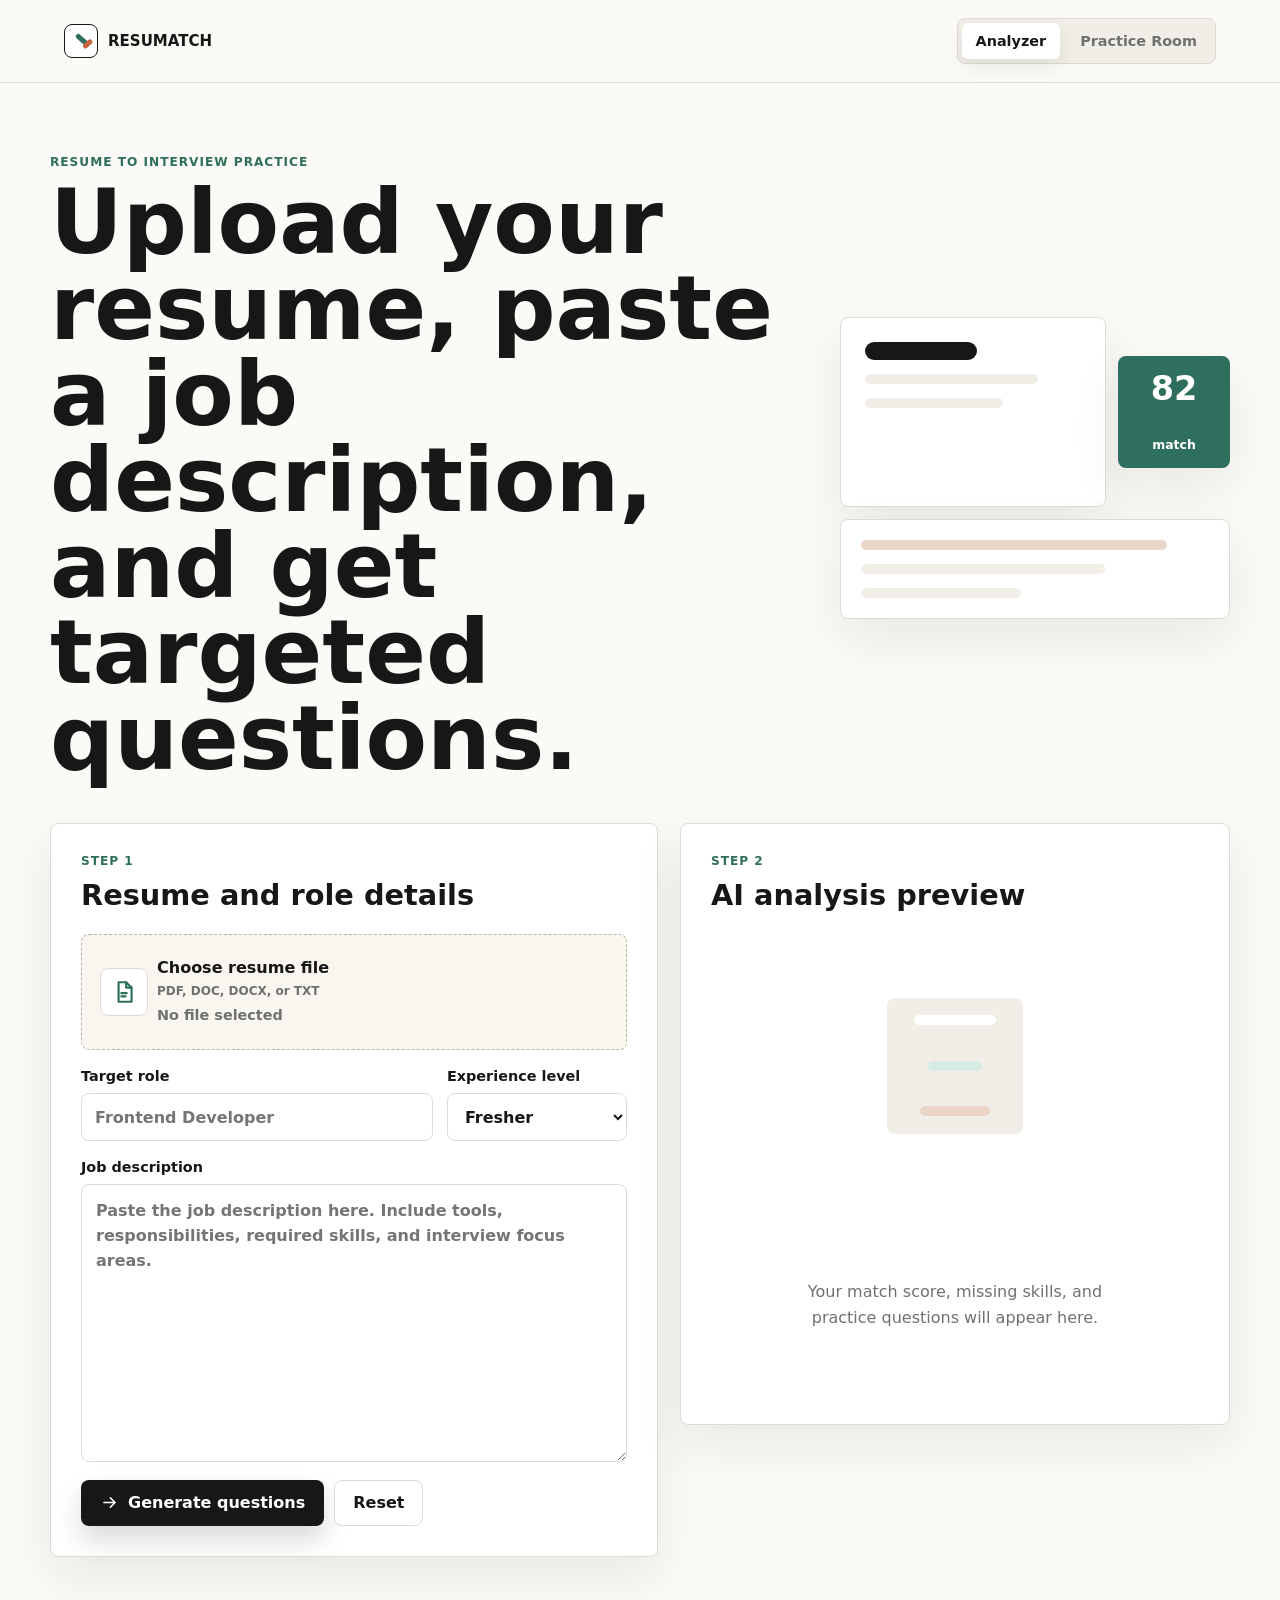
<file: index.html>
<!DOCTYPE html>
<html lang="en">

<head>
  <meta charset="UTF-8">
  <meta name="viewport" content="width=device-width, initial-scale=1.0">
  <title>RESUMATCH | Resume Interview Prep</title>
  <link rel="stylesheet" href="styles.css">
</head>

<body data-page="home">
  <header class="topbar">
    <a class="brand" href="index.html" aria-label="RESUMATCH home">
      <span class="brand-mark" aria-hidden="true">
        <span></span>
        <span></span>
      </span>
      <span>RESUMATCH</span>
    </a>

    <nav class="nav-links" aria-label="Main navigation">
      <a href="index.html" aria-current="page">Analyzer</a>
      <a href="practice.html">Practice Room</a>
    </nav>
  </header>

  <main class="app-shell">
    <section class="intro-strip" aria-labelledby="app-title">
      <div>
        <p class="eyebrow">Resume to interview practice</p>
        <h1 id="app-title">Upload your resume, paste a job description, and get targeted questions.</h1>
      </div>
      <div class="process-visual" aria-hidden="true">
        <div class="visual-doc">
          <span></span>
          <span></span>
          <span></span>
        </div>
        <div class="visual-match">
          <strong>82</strong>
          <span>match</span>
        </div>
        <div class="visual-questions">
          <span></span>
          <span></span>
          <span></span>
        </div>
      </div>
    </section>

    <section class="workspace" aria-label="RESUMATCH analyzer">
      <form class="input-panel" id="analyzerForm">
        <div class="section-heading">
          <p class="eyebrow">Step 1</p>
          <h2>Resume and role details</h2>
        </div>

        <label class="file-drop" id="dropZone">
          <input id="resumeFile" type="file" accept=".pdf,.doc,.docx,.txt">
          <span class="file-icon" aria-hidden="true">
            <svg viewBox="0 0 24 24" focusable="false">
              <path d="M7 3h7l5 5v13H7z"></path>
              <path d="M14 3v5h5"></path>
              <path d="M9.5 13h5M9.5 16h4"></path>
            </svg>
          </span>
          <span>
            <strong id="fileLabel">Choose resume file</strong>
            <small>PDF, DOC, DOCX, or TXT</small>
            <span class="upload-status" id="uploadStatus">No file selected</span>
            <progress class="upload-progress hidden" id="uploadProgress" max="100" value="0">0%</progress>
          </span>
        </label>

        <div class="field-grid">
          <label>
            <span>Target role</span>
            <input id="targetRole" type="text" placeholder="Frontend Developer">
          </label>

          <label>
            <span>Experience level</span>
            <select id="experienceLevel">
              <option>Fresher</option>
              <option>Junior</option>
              <option>Mid-level</option>
              <option>Senior</option>
            </select>
          </label>
        </div>

        <label>
          <span>Job description</span>
          <textarea id="jobDescription" rows="10"
            placeholder="Paste the job description here. Include tools, responsibilities, required skills, and interview focus areas."></textarea>
        </label>

        <div class="button-row">
          <button class="btn primary" type="submit">
            <svg viewBox="0 0 24 24" aria-hidden="true" focusable="false">
              <path d="M5 12h14M13 6l6 6-6 6"></path>
            </svg>
            Generate questions
          </button>
          <button class="btn ghost" id="resetBtn" type="button">Reset</button>
        </div>
      </form>

      <aside class="results-panel" aria-live="polite">
        <div class="section-heading">
          <p class="eyebrow">Step 2</p>
          <h2>AI analysis preview</h2>
        </div>

        <div class="empty-state" id="emptyState">
          <div class="empty-graphic" aria-hidden="true">
            <span></span>
            <span></span>
            <span></span>
          </div>
          <p>Your match score, missing skills, and practice questions will appear here.</p>
        </div>

        <div class="analysis-card hidden" id="analysisCard">
          <div class="score-row">
            <div class="score-ring" id="scoreRing">
              <span id="scoreValue">0%</span>
            </div>
            <div>
              <p class="eyebrow">Estimated fit</p>
              <h3 id="fitTitle">Ready to review</h3>
              <p id="fitSummary">RESUMATCH is preparing your interview plan.</p>
            </div>
          </div>

          <div class="mini-section">
            <h3>Detected focus areas</h3>
            <div class="chip-list" id="skillChips"></div>
          </div>

          <div class="mini-section">
            <h3>Practice questions</h3>
            <ol class="question-list" id="questionPreview"></ol>
          </div>

          <a class="btn secondary full-width" href="practice.html">
            <svg viewBox="0 0 24 24" aria-hidden="true" focusable="false">
              <path d="M8 5v14l11-7z"></path>
            </svg>
            Open practice room
          </a>
        </div>
      </aside>
    </section>
  </main>

  <div class="toast" id="toast" role="status" aria-live="polite"></div>

  <script src="app.js"></script>
  <script>
  window.watsonAssistantChatOptions = {
    integrationID: "ecd74fbe-e97d-4762-a2fc-ed54a4017837", // The ID of this integration.
    region: "au-syd", // The region your integration is hosted in.
    serviceInstanceID: "1b7c3b6d-06b8-4756-804f-31b10918d720", // The ID of your service instance.
    onLoad: async (instance) => { await instance.render(); }
  };
  setTimeout(function(){
    const t=document.createElement('script');
    t.src="https://web-chat.global.assistant.watson.appdomain.cloud/versions/" + (window.watsonAssistantChatOptions.clientVersion || 'latest') + "/WatsonAssistantChatEntry.js";
    document.head.appendChild(t);
  });
</script>
</body>

</html>
</file>
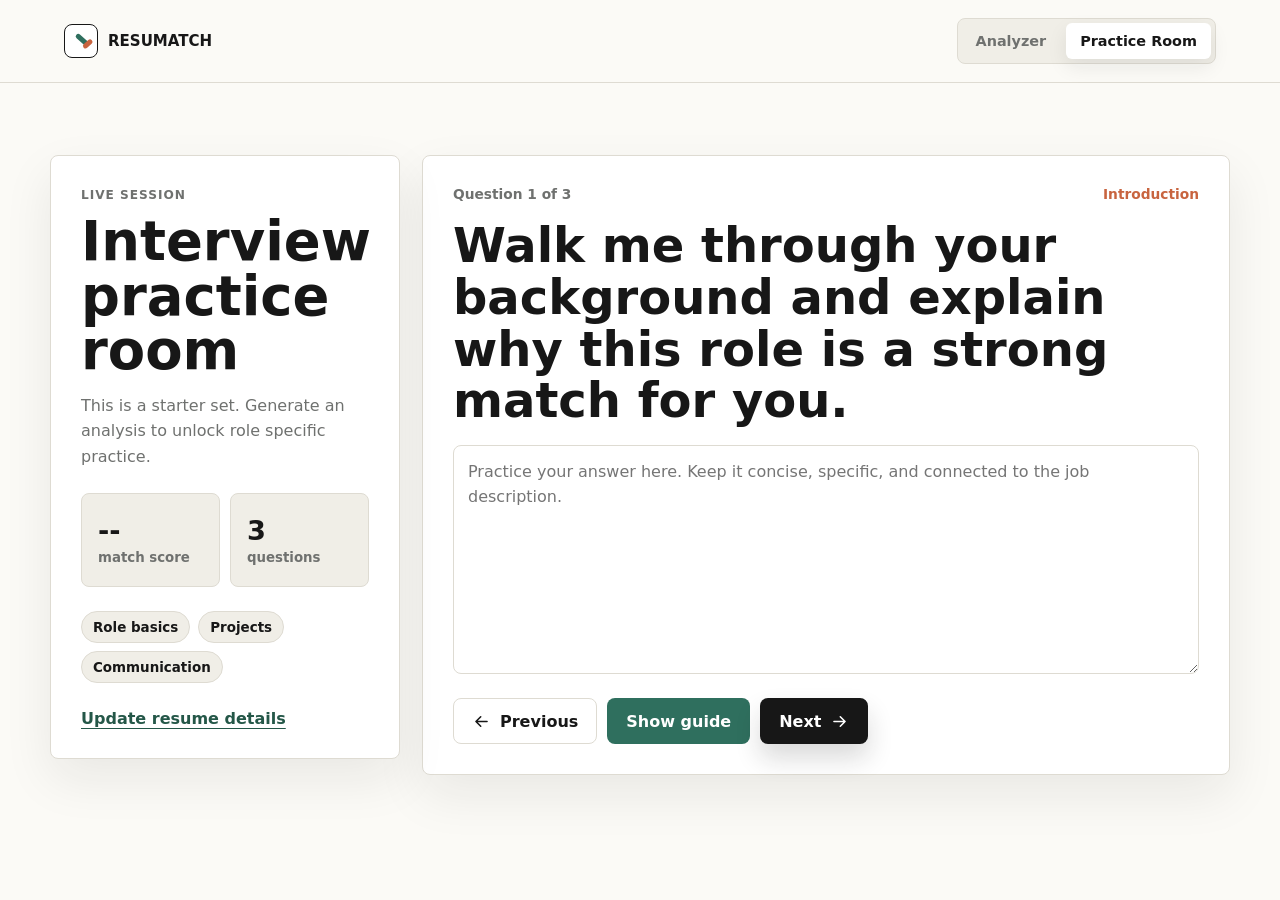
<file: practice.html>
<!DOCTYPE html>
<html lang="en">
<head>
  <meta charset="UTF-8">
  <meta name="viewport" content="width=device-width, initial-scale=1.0">
  <title>Practice Room | RESUMATCH</title>
  <link rel="stylesheet" href="styles.css">
</head>
<body data-page="practice">
  <header class="topbar">
    <a class="brand" href="index.html" aria-label="RESUMATCH home">
      <span class="brand-mark" aria-hidden="true">
        <span></span>
        <span></span>
      </span>
      <span>RESUMATCH</span>
    </a>

    <nav class="nav-links" aria-label="Main navigation">
      <a href="index.html">Analyzer</a>
      <a href="practice.html" aria-current="page">Practice Room</a>
    </nav>
  </header>

  <main class="practice-shell">
    <section class="practice-summary" aria-label="Current practice session">
      <p class="eyebrow">Live session</p>
      <h1>Interview practice room</h1>
      <p id="sessionIntro">Generate an analysis on the analyzer page to load role specific questions.</p>

      <div class="session-stats">
        <div>
          <span id="statScore">--</span>
          <small>match score</small>
        </div>
        <div>
          <span id="statCount">0</span>
          <small>questions</small>
        </div>
      </div>

      <div class="topic-stack" id="topicStack"></div>
      <a class="text-link" href="index.html">Update resume details</a>
    </section>

    <section class="question-stage" aria-label="Practice question">
      <div class="stage-topline">
        <span id="questionCounter">Question 1 of 1</span>
        <span id="questionCategory">General</span>
      </div>

      <article class="question-card">
        <h2 id="questionText">Tell me about yourself and the role you are targeting.</h2>
        <textarea id="answerBox" rows="8" placeholder="Practice your answer here. Keep it concise, specific, and connected to the job description."></textarea>

        <div class="tip-box hidden" id="tipBox">
          <strong>Answer guide</strong>
          <p id="tipText"></p>
        </div>
      </article>

      <div class="practice-controls">
        <button class="btn ghost" id="prevQuestion" type="button">
          <svg viewBox="0 0 24 24" aria-hidden="true" focusable="false">
            <path d="M19 12H5M11 6l-6 6 6 6"></path>
          </svg>
          Previous
        </button>
        <button class="btn secondary" id="toggleTip" type="button">Show guide</button>
        <button class="btn primary" id="nextQuestion" type="button">
          Next
          <svg viewBox="0 0 24 24" aria-hidden="true" focusable="false">
            <path d="M5 12h14M13 6l6 6-6 6"></path>
          </svg>
        </button>
      </div>
    </section>
  </main>


  <script src="app.js"></script>
  <script>
  window.watsonAssistantChatOptions = {
    integrationID: "ecd74fbe-e97d-4762-a2fc-ed54a4017837", // The ID of this integration.
    region: "au-syd", // The region your integration is hosted in.
    serviceInstanceID: "1b7c3b6d-06b8-4756-804f-31b10918d720", // The ID of your service instance.
    onLoad: async (instance) => { await instance.render(); }
  };
  setTimeout(function(){
    const t=document.createElement('script');
    t.src="https://web-chat.global.assistant.watson.appdomain.cloud/versions/" + (window.watsonAssistantChatOptions.clientVersion || 'latest') + "/WatsonAssistantChatEntry.js";
    document.head.appendChild(t);
  });
</script>
</body>
</html>
</file>
<file: styles.css>
:root {
  --ink: #171717;
  --muted: #6f716f;
  --line: #dedbd2;
  --paper: #fbfaf6;
  --surface: #ffffff;
  --accent: #2f6f5e;
  --accent-dark: #245748;
  --warm: #c8643f;
  --soft: #f0eee7;
  --shadow: 0 20px 50px rgba(23, 23, 23, 0.08);
}

* {
  box-sizing: border-box;
}

html {
  min-height: 100%;
}

body {
  min-height: 100%;
  margin: 0;
  color: var(--ink);
  background: var(--paper);
  font-family: Inter, ui-sans-serif, system-ui, -apple-system, BlinkMacSystemFont, "Segoe UI", Arial, sans-serif;
}

button,
input,
select,
textarea {
  font: inherit;
}

button,
a {
  -webkit-tap-highlight-color: transparent;
}

a {
  color: inherit;
  text-decoration: none;
}

.topbar {
  position: sticky;
  top: 0;
  z-index: 10;
  display: flex;
  align-items: center;
  justify-content: space-between;
  gap: 24px;
  padding: 18px clamp(18px, 5vw, 64px);
  background: rgba(251, 250, 246, 0.92);
  border-bottom: 1px solid var(--line);
  backdrop-filter: blur(18px);
}

.brand {
  display: inline-flex;
  align-items: center;
  gap: 10px;
  font-size: 0.94rem;
  font-weight: 800;
  letter-spacing: 0;
}

.brand-mark {
  position: relative;
  width: 34px;
  height: 34px;
  display: inline-grid;
  place-items: center;
  border: 1px solid var(--ink);
  border-radius: 8px;
  background: var(--surface);
}

.brand-mark span {
  position: absolute;
  width: 16px;
  height: 5px;
  border-radius: 999px;
  background: var(--accent);
}

.brand-mark span:first-child {
  transform: rotate(42deg) translateY(-2px);
}

.brand-mark span:last-child {
  width: 11px;
  background: var(--warm);
  transform: rotate(-42deg) translate(3px, 6px);
}

.nav-links {
  display: flex;
  align-items: center;
  gap: 6px;
  padding: 4px;
  background: var(--soft);
  border: 1px solid var(--line);
  border-radius: 8px;
}

.nav-links a {
  min-height: 36px;
  display: inline-flex;
  align-items: center;
  justify-content: center;
  padding: 0 14px;
  color: var(--muted);
  border-radius: 6px;
  font-size: 0.9rem;
  font-weight: 700;
  white-space: nowrap;
}

.nav-links a[aria-current="page"] {
  color: var(--ink);
  background: var(--surface);
  box-shadow: 0 8px 20px rgba(23, 23, 23, 0.08);
}

.app-shell,
.practice-shell {
  width: min(1180px, calc(100% - 36px));
  margin: 0 auto;
}

.intro-strip {
  display: grid;
  grid-template-columns: minmax(0, 1fr) minmax(260px, 390px);
  gap: clamp(24px, 5vw, 56px);
  align-items: center;
  min-height: 280px;
  padding: clamp(30px, 6vw, 72px) 0 clamp(22px, 5vw, 42px);
}

.eyebrow {
  margin: 0 0 10px;
  color: var(--accent);
  font-size: 0.76rem;
  font-weight: 800;
  letter-spacing: 0.08em;
  text-transform: uppercase;
}

h1,
h2,
h3,
p {
  margin-top: 0;
}

h1 {
  max-width: 760px;
  margin-bottom: 0;
  font-size: clamp(2.2rem, 7vw, 5.6rem);
  line-height: 0.96;
  letter-spacing: 0;
}

h2 {
  margin-bottom: 0;
  font-size: clamp(1.25rem, 3vw, 1.8rem);
  letter-spacing: 0;
}

h3 {
  margin-bottom: 8px;
  font-size: 1rem;
  letter-spacing: 0;
}

.process-visual {
  display: grid;
  grid-template-columns: 1fr auto;
  grid-template-rows: auto auto;
  gap: 12px;
  align-items: center;
}

.visual-doc,
.visual-questions,
.visual-match {
  border: 1px solid var(--line);
  border-radius: 8px;
  background: var(--surface);
  box-shadow: var(--shadow);
}

.visual-doc {
  min-height: 190px;
  padding: 24px;
}

.visual-doc span,
.visual-questions span {
  display: block;
  height: 10px;
  margin-bottom: 14px;
  border-radius: 999px;
  background: var(--soft);
}

.visual-doc span:first-child {
  width: 52%;
  height: 18px;
  background: var(--ink);
}

.visual-doc span:nth-child(2) {
  width: 80%;
}

.visual-doc span:nth-child(3) {
  width: 64%;
}

.visual-match {
  width: 112px;
  height: 112px;
  display: grid;
  place-items: center;
  text-align: center;
  border-color: rgba(47, 111, 94, 0.32);
  background: var(--accent);
  color: #ffffff;
}

.visual-match strong {
  display: block;
  font-size: 2.1rem;
  line-height: 1;
}

.visual-match span {
  display: block;
  margin-top: 3px;
  font-size: 0.78rem;
  font-weight: 700;
}

.visual-questions {
  grid-column: 1 / -1;
  min-height: 86px;
  padding: 20px;
}

.visual-questions span:first-child {
  width: 88%;
  background: #ead5cb;
}

.visual-questions span:nth-child(2) {
  width: 70%;
}

.visual-questions span:nth-child(3) {
  width: 46%;
  margin-bottom: 0;
}

.workspace {
  display: grid;
  grid-template-columns: minmax(0, 1.05fr) minmax(330px, 0.95fr);
  gap: 22px;
  align-items: start;
  padding-bottom: 70px;
}

.assistant-preview {
  display: grid;
  grid-template-columns: minmax(260px, 320px) minmax(0, 1fr);
  gap: 22px;
  align-items: start;
  margin: 0 0 70px;
}

.assistant-preview-standalone {
  width: min(1180px, calc(100% - 36px));
  margin: 0 auto 70px;
}

.assistant-preview-copy,
.assistant-preview-shell {
  border: 1px solid var(--line);
  border-radius: 8px;
  background: var(--surface);
  box-shadow: var(--shadow);
}

.assistant-preview-copy {
  padding: clamp(20px, 3vw, 30px);
}

.assistant-preview-copy p:last-child {
  margin-bottom: 0;
  color: var(--muted);
  line-height: 1.6;
}

.assistant-preview-shell {
  padding: 18px;
  background:
    linear-gradient(180deg, rgba(47, 111, 94, 0.06), rgba(47, 111, 94, 0) 140px),
    var(--surface);
}

.assistant-preview-status {
  margin-bottom: 12px;
  color: var(--muted);
  font-size: 0.88rem;
  font-weight: 700;
}

.assistant-preview-status[data-state="ready"] {
  color: var(--accent-dark);
}

.assistant-preview-status[data-state="error"] {
  color: #9a3d25;
}

.assistant-preview-root {
  min-height: 620px;
  border: 1px solid var(--line);
  border-radius: 8px;
  background: #f8f6ef;
  position: relative;
  overflow: hidden;
}

.input-panel,
.results-panel,
.practice-summary,
.question-stage {
  border: 1px solid var(--line);
  border-radius: 8px;
  background: var(--surface);
  box-shadow: var(--shadow);
}

.input-panel,
.results-panel {
  padding: clamp(20px, 3vw, 30px);
}

.section-heading {
  margin-bottom: 22px;
}

.input-panel label {
  display: grid;
  gap: 9px;
  margin-bottom: 18px;
  color: var(--ink);
  font-weight: 700;
}

.input-panel label span,
.field-grid label span {
  font-size: 0.9rem;
}

.file-drop {
  position: relative;
  min-height: 116px;
  grid-template-columns: auto 1fr;
  align-items: center;
  gap: 16px;
  padding: 18px;
  border: 1px dashed #b9b4a9;
  border-radius: 8px;
  background: #f8f6ef;
  cursor: pointer;
  transition: border-color 160ms ease, background 160ms ease;
}

.file-drop:hover,
.file-drop.dragging {
  border-color: var(--accent);
  background: #f1f7f4;
}

.file-drop input {
  position: absolute;
  inset: 0;
  width: 100%;
  height: 100%;
  opacity: 0;
  cursor: pointer;
}

.file-drop strong {
  display: block;
  margin-bottom: 5px;
  font-size: 1rem;
}

.file-drop small {
  color: var(--muted);
  font-weight: 600;
}

.upload-status {
  display: block;
  margin-top: 8px;
  color: var(--muted);
  font-size: 0.82rem;
  font-weight: 700;
  line-height: 1.35;
}

.file-drop.ready .upload-status {
  color: var(--accent-dark);
}

.file-drop.error .upload-status {
  color: #9a3d25;
}

.upload-progress {
  width: min(280px, 100%);
  height: 8px;
  display: block;
  margin-top: 10px;
  overflow: hidden;
  border: 0;
  border-radius: 999px;
  background: var(--soft);
}

.upload-progress::-webkit-progress-bar {
  background: var(--soft);
  border-radius: 999px;
}

.upload-progress::-webkit-progress-value {
  background: var(--accent);
  border-radius: 999px;
}

.upload-progress::-moz-progress-bar {
  background: var(--accent);
  border-radius: 999px;
}

.file-icon {
  width: 48px;
  height: 48px;
  display: inline-grid;
  place-items: center;
  border-radius: 8px;
  background: var(--surface);
  border: 1px solid var(--line);
}

svg {
  width: 19px;
  height: 19px;
  fill: none;
  stroke: currentColor;
  stroke-width: 2;
  stroke-linecap: round;
  stroke-linejoin: round;
}

.file-icon svg {
  width: 26px;
  height: 26px;
  color: var(--accent);
}

.field-grid {
  display: grid;
  grid-template-columns: 1fr 180px;
  gap: 14px;
}

input,
select,
textarea {
  width: 100%;
  border: 1px solid var(--line);
  border-radius: 8px;
  color: var(--ink);
  background: var(--surface);
  outline: none;
}

input,
select {
  min-height: 48px;
  padding: 0 13px;
}

textarea {
  min-height: 180px;
  padding: 14px;
  resize: vertical;
  line-height: 1.55;
}

input:focus,
select:focus,
textarea:focus {
  border-color: var(--accent);
  box-shadow: 0 0 0 4px rgba(47, 111, 94, 0.13);
}

.button-row,
.practice-controls {
  display: flex;
  align-items: center;
  flex-wrap: wrap;
  gap: 10px;
}

.btn {
  min-height: 46px;
  display: inline-flex;
  align-items: center;
  justify-content: center;
  gap: 9px;
  padding: 0 18px;
  border: 1px solid transparent;
  border-radius: 8px;
  font-weight: 800;
  cursor: pointer;
  transition: transform 160ms ease, box-shadow 160ms ease, background 160ms ease;
}

.btn:hover {
  transform: translateY(-1px);
}

.btn.primary {
  color: #ffffff;
  background: var(--ink);
  box-shadow: 0 14px 26px rgba(23, 23, 23, 0.16);
}

.btn.secondary {
  color: #ffffff;
  background: var(--accent);
}

.btn.ghost {
  color: var(--ink);
  border-color: var(--line);
  background: var(--surface);
}

.btn.full-width {
  width: 100%;
}

.empty-state {
  min-height: 460px;
  display: grid;
  place-items: center;
  text-align: center;
  color: var(--muted);
}

.empty-state p {
  max-width: 310px;
  margin: 0 auto;
  line-height: 1.6;
}

.empty-graphic {
  width: 136px;
  height: 136px;
  display: grid;
  place-items: center;
  margin: 0 auto 18px;
  border-radius: 8px;
  background: var(--soft);
}

.empty-graphic span {
  width: 82px;
  height: 10px;
  display: block;
  margin: 5px 0;
  border-radius: 999px;
  background: var(--surface);
}

.empty-graphic span:nth-child(2) {
  width: 54px;
  background: #d8ebe4;
}

.empty-graphic span:nth-child(3) {
  width: 70px;
  background: #ead5cb;
}

.hidden {
  display: none !important;
}

.analysis-card {
  display: grid;
  gap: 22px;
}

.score-row {
  display: grid;
  grid-template-columns: auto 1fr;
  gap: 16px;
  align-items: center;
}

.score-ring {
  --score: 0%;
  width: 108px;
  height: 108px;
  display: grid;
  place-items: center;
  border-radius: 50%;
  background: conic-gradient(var(--accent) var(--score), var(--soft) 0);
}

.score-ring::before {
  content: "";
  position: absolute;
}

.score-ring span {
  width: 78px;
  height: 78px;
  display: grid;
  place-items: center;
  border-radius: 50%;
  background: var(--surface);
  font-size: 1.4rem;
  font-weight: 800;
}

#fitSummary {
  margin-bottom: 0;
  color: var(--muted);
  line-height: 1.5;
}

.mini-section {
  padding-top: 18px;
  border-top: 1px solid var(--line);
}

.chip-list,
.topic-stack {
  display: flex;
  flex-wrap: wrap;
  gap: 8px;
}

.chip {
  display: inline-flex;
  min-height: 32px;
  align-items: center;
  padding: 0 11px;
  border: 1px solid var(--line);
  border-radius: 999px;
  color: var(--ink);
  background: var(--soft);
  font-size: 0.84rem;
  font-weight: 800;
}

.question-list {
  display: grid;
  gap: 10px;
  margin: 0;
  padding-left: 22px;
}

.question-list li {
  color: var(--muted);
  line-height: 1.5;
}

.toast {
  position: fixed;
  left: 50%;
  bottom: 22px;
  z-index: 20;
  min-width: min(340px, calc(100vw - 32px));
  padding: 13px 16px;
  color: #ffffff;
  background: var(--ink);
  border-radius: 8px;
  box-shadow: var(--shadow);
  text-align: center;
  font-weight: 700;
  opacity: 0;
  transform: translate(-50%, 18px);
  pointer-events: none;
  transition: opacity 180ms ease, transform 180ms ease;
}

.toast.show {
  opacity: 1;
  transform: translate(-50%, 0);
}

.practice-shell {
  display: grid;
  grid-template-columns: minmax(280px, 350px) minmax(0, 1fr);
  gap: 22px;
  padding: clamp(28px, 6vw, 72px) 0 70px;
}

.practice-summary,
.question-stage {
  padding: clamp(20px, 3vw, 30px);
}

.practice-summary {
  position: sticky;
  top: 92px;
  align-self: start;
}

.practice-summary h1 {
  font-size: clamp(2rem, 5vw, 3.4rem);
  line-height: 1;
  margin-bottom: 14px;
}

.practice-summary p {
  color: var(--muted);
  line-height: 1.6;
}

.session-stats {
  display: grid;
  grid-template-columns: 1fr 1fr;
  gap: 10px;
  margin: 24px 0;
}

.session-stats div {
  min-height: 94px;
  display: grid;
  align-content: center;
  gap: 4px;
  padding: 16px;
  border: 1px solid var(--line);
  border-radius: 8px;
  background: var(--soft);
}

.session-stats span {
  font-size: 1.7rem;
  font-weight: 800;
}

.session-stats small {
  color: var(--muted);
  font-weight: 700;
}

.topic-stack {
  margin-bottom: 22px;
}

.text-link {
  display: inline-flex;
  margin-top: 4px;
  color: var(--accent-dark);
  font-weight: 800;
  text-decoration: underline;
  text-underline-offset: 4px;
}

.question-stage {
  min-height: 620px;
  display: grid;
  grid-template-rows: auto 1fr auto;
  gap: 18px;
}

.stage-topline {
  display: flex;
  align-items: center;
  justify-content: space-between;
  gap: 12px;
  color: var(--muted);
  font-size: 0.86rem;
  font-weight: 800;
}

.stage-topline span:last-child {
  color: var(--warm);
}

.question-card {
  display: grid;
  align-content: start;
  gap: 18px;
}

.question-card h2 {
  max-width: 850px;
  font-size: clamp(1.6rem, 4vw, 3rem);
  line-height: 1.08;
}

.tip-box {
  padding: 16px;
  border: 1px solid rgba(200, 100, 63, 0.32);
  border-radius: 8px;
  background: #fbf1ec;
}

.tip-box strong {
  display: block;
  margin-bottom: 8px;
}

.tip-box p {
  margin-bottom: 0;
  color: #5d4a42;
  line-height: 1.6;
}

@media (max-width: 900px) {
  .topbar {
    position: static;
    align-items: flex-start;
    flex-direction: column;
  }

  .intro-strip,
  .workspace,
  .practice-shell,
  .assistant-preview {
    grid-template-columns: 1fr;
  }

  .practice-summary {
    position: static;
  }

  .empty-state {
    min-height: 280px;
  }
}

@media (max-width: 620px) {
  .app-shell,
  .practice-shell,
  .assistant-preview-standalone {
    width: min(100% - 24px, 1180px);
  }

  .nav-links {
    width: 100%;
  }

  .nav-links a {
    flex: 1;
    padding-inline: 10px;
  }

  .intro-strip {
    min-height: auto;
  }

  .process-visual {
    grid-template-columns: 1fr;
  }

  .visual-match {
    width: 100%;
    height: 86px;
  }

  .field-grid,
  .score-row,
  .session-stats,
  .assistant-preview {
    grid-template-columns: 1fr;
  }

  .button-row .btn,
  .practice-controls .btn {
    width: 100%;
  }

  .stage-topline {
    align-items: flex-start;
    flex-direction: column;
  }
}
</file>
